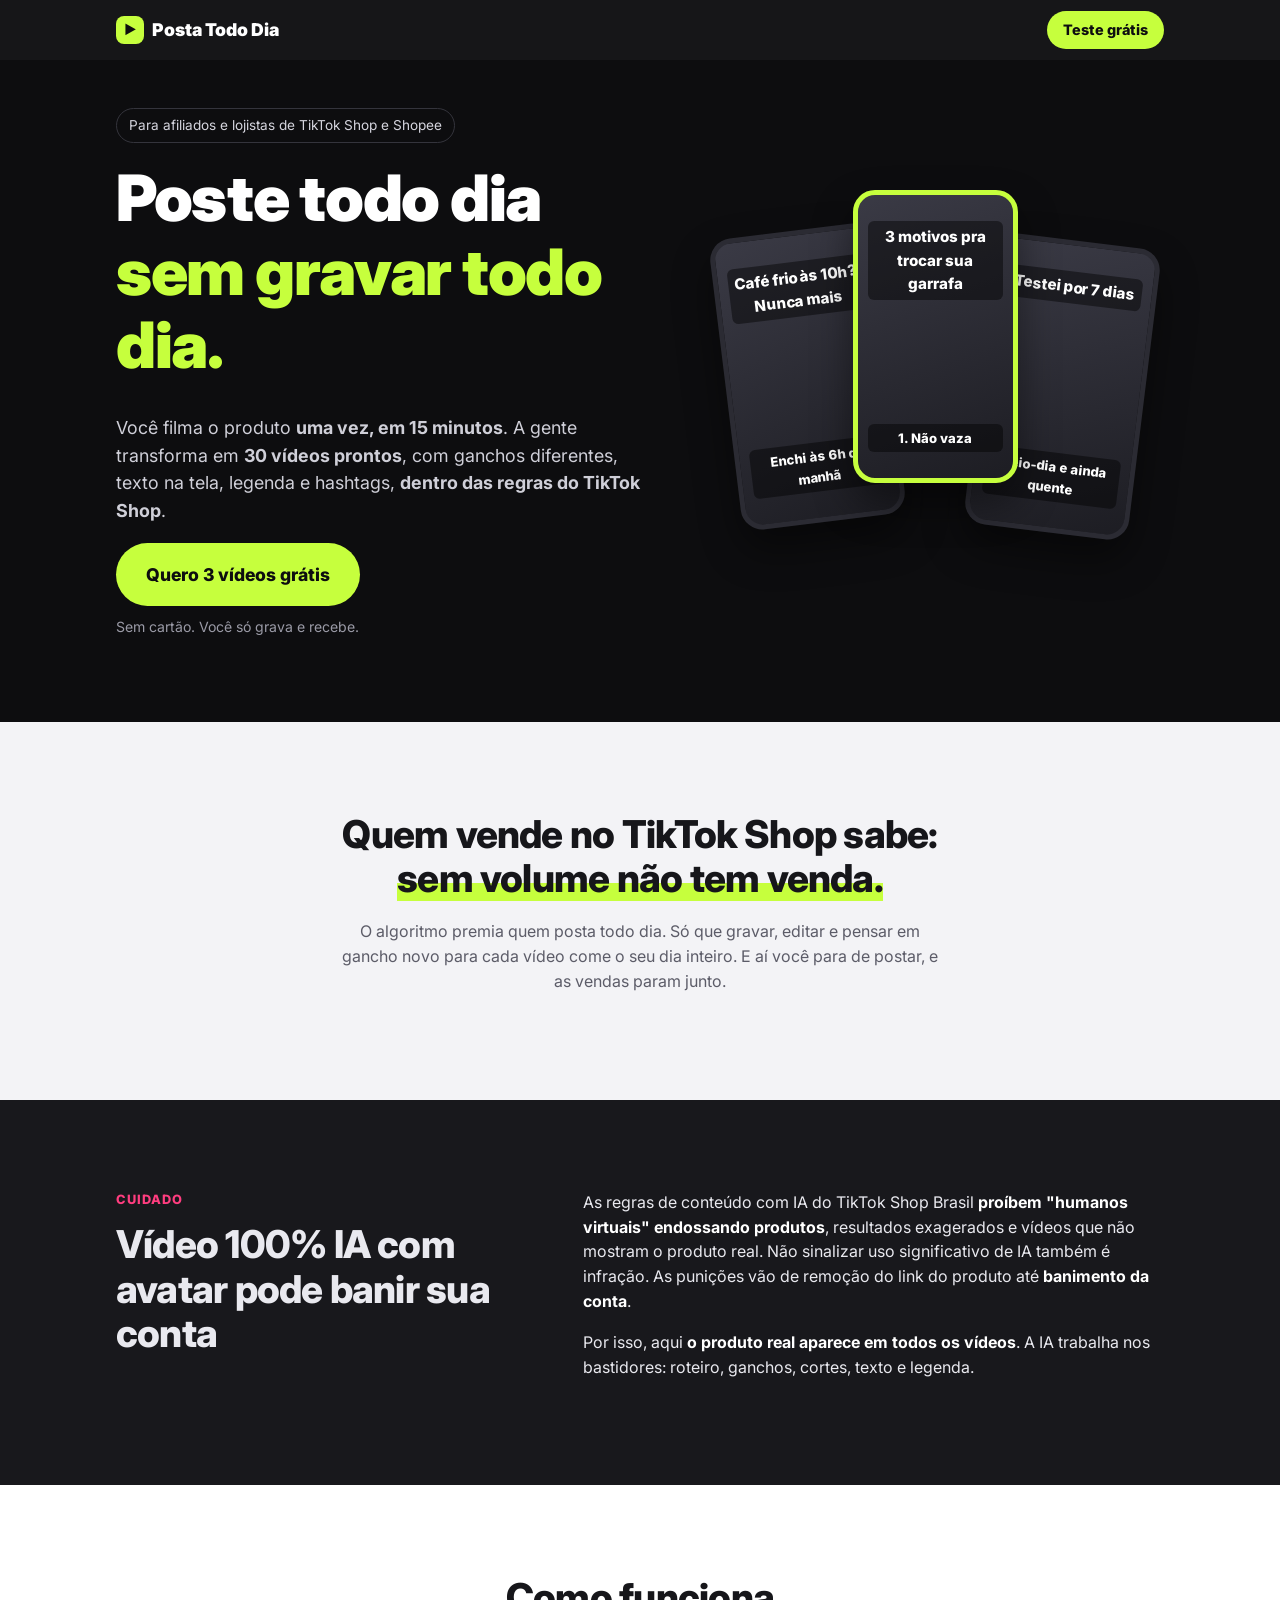
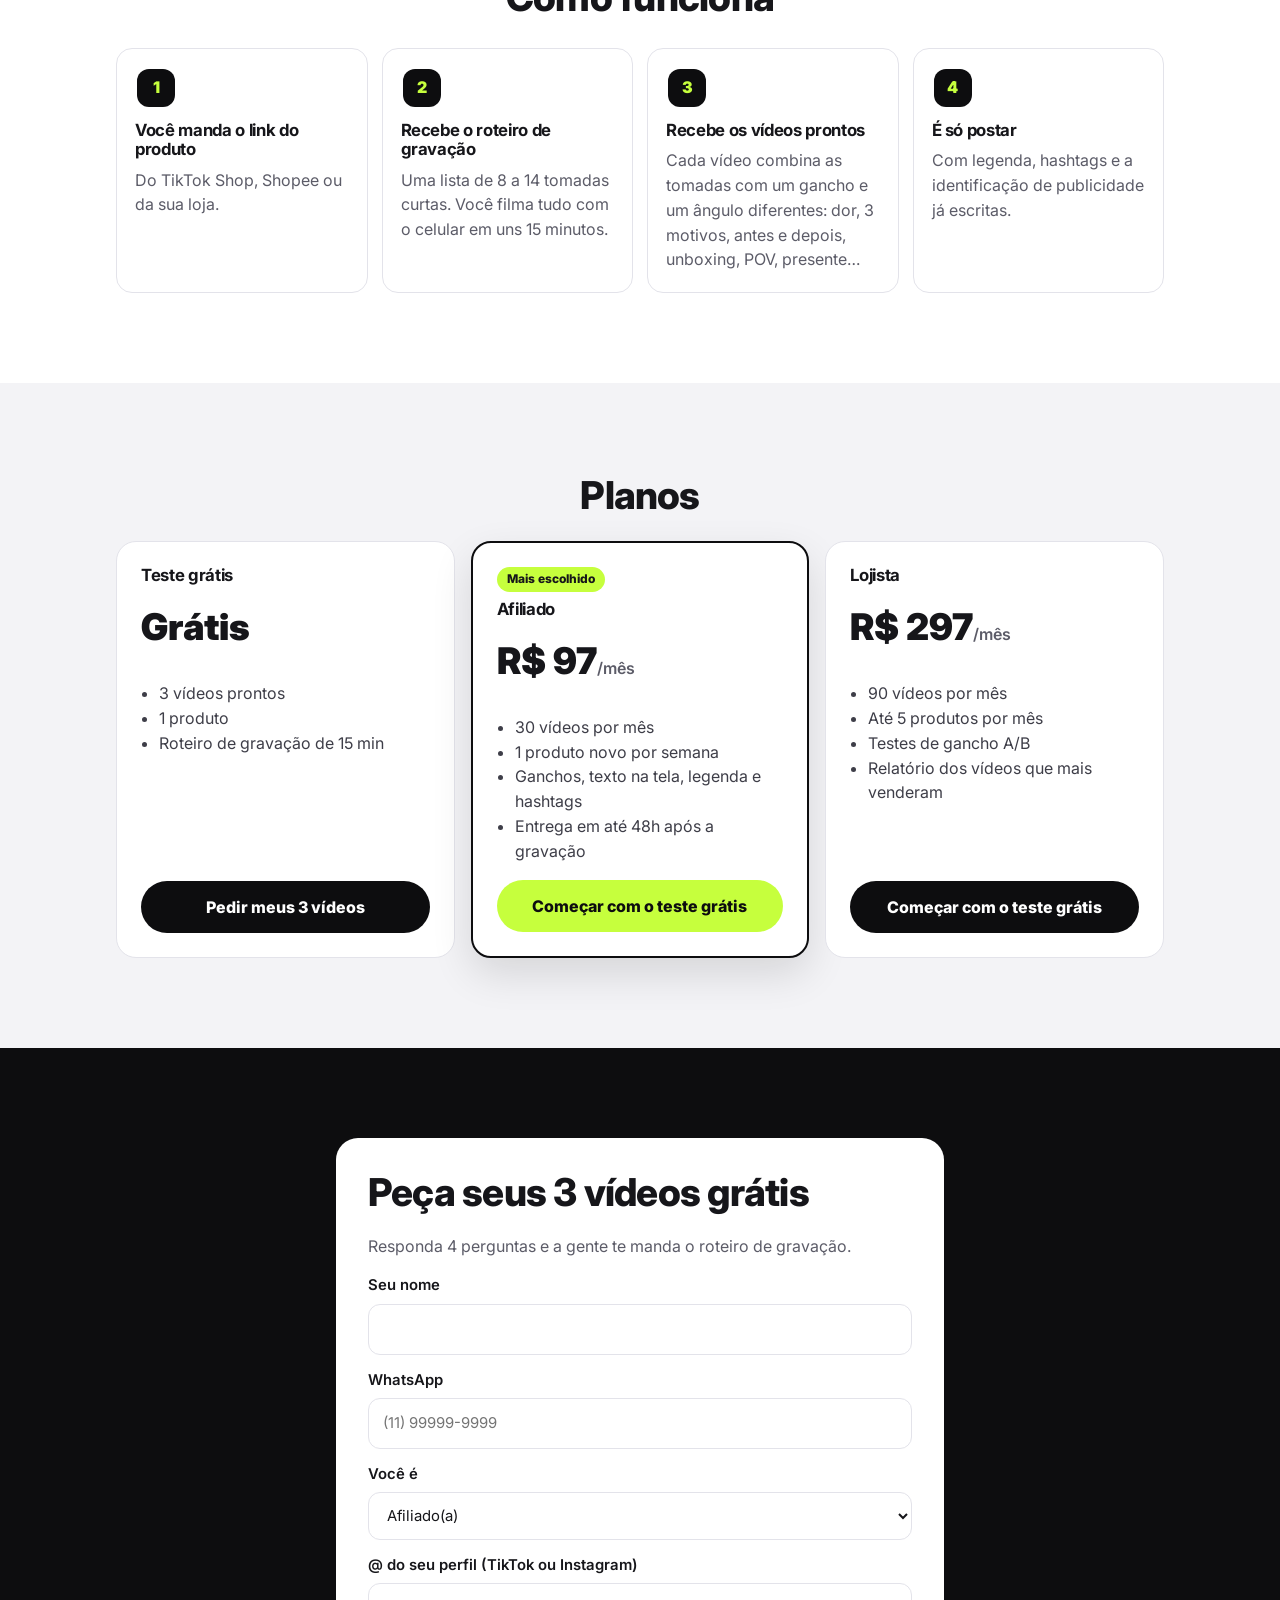
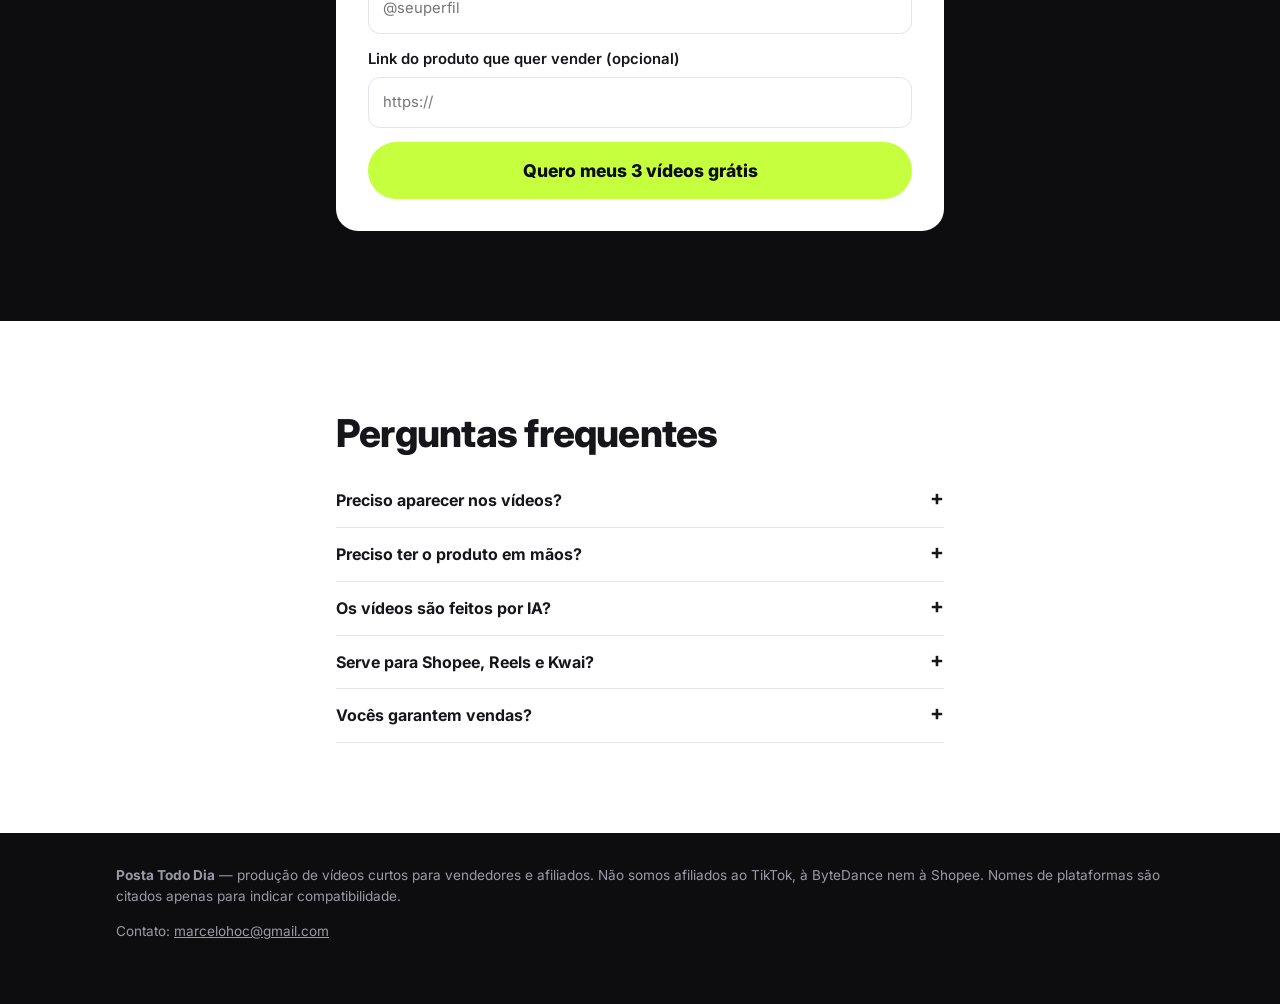
<file: index.html>
<!doctype html>
<html lang="pt-BR">
<head>
  <meta charset="utf-8">
  <meta name="viewport" content="width=device-width, initial-scale=1">
  <title>Posta Todo Dia — 30 vídeos por mês para TikTok Shop e Shopee</title>
  <meta name="description" content="Você filma o produto uma vez por 15 minutos. A gente transforma em 30 vídeos prontos por mês, dentro das regras do TikTok Shop. Teste grátis com 3 vídeos.">
  <meta property="og:title" content="Poste todo dia no TikTok Shop sem gravar todo dia">
  <meta property="og:description" content="Filma 15 minutos, recebe 30 vídeos. Teste grátis com 3 vídeos.">
  <meta name="theme-color" content="#0d0d0f">
  <link rel="icon" href="favicon.svg" type="image/svg+xml">
  <link rel="preconnect" href="https://fonts.googleapis.com">
  <link rel="preconnect" href="https://fonts.gstatic.com" crossorigin>
  <link href="https://fonts.googleapis.com/css2?family=Inter:wght@400;500;600;700;800;900&display=swap" rel="stylesheet">
  <link rel="stylesheet" href="assets/style.css">
  <script src="config.js"></script>
</head>
<body>

<header class="topo">
  <div class="wrap topo-in">
    <a class="logo" href="#"><span class="logo-play" aria-hidden="true">▶</span> Posta Todo Dia</a>
    <a class="btn btn-sm" href="#teste">Teste grátis</a>
  </div>
</header>

<main>
<section class="hero">
  <div class="wrap hero-in">
    <div>
      <p class="selo">Para afiliados e lojistas de TikTok Shop e Shopee</p>
      <h1>Poste todo dia <span class="acento">sem gravar todo dia.</span></h1>
      <p class="sub">Você filma o produto <b>uma vez, em 15 minutos</b>. A gente transforma em <b>30 vídeos prontos</b>, com ganchos diferentes, texto na tela, legenda e hashtags, <b>dentro das regras do TikTok Shop</b>.</p>
      <a class="btn btn-lg" href="#teste">Quero 3 vídeos grátis</a>
      <p class="mini">Sem cartão. Você só grava e recebe.</p>
    </div>
    <div class="celulares" aria-hidden="true">
      <div class="cel c1"><span class="cel-gancho">Café frio às 10h? Nunca mais</span><span class="cel-txt">Enchi às 6h da manhã</span></div>
      <div class="cel c2"><span class="cel-gancho">3 motivos pra trocar sua garrafa</span><span class="cel-txt">1. Não vaza</span></div>
      <div class="cel c3"><span class="cel-gancho">Testei por 7 dias</span><span class="cel-txt">Meio-dia e ainda quente</span></div>
    </div>
  </div>
</section>

<section class="dor">
  <div class="wrap estreito center">
    <h2>Quem vende no TikTok Shop sabe: <span class="acento">sem volume não tem venda.</span></h2>
    <p class="muted">O algoritmo premia quem posta todo dia. Só que gravar, editar e pensar em gancho novo para cada vídeo come o seu dia inteiro. E aí você para de postar, e as vendas param junto.</p>
  </div>
</section>

<section class="alerta-ia">
  <div class="wrap two-col">
    <div>
      <p class="etiqueta">Cuidado</p>
      <h2>Vídeo 100% IA com avatar pode banir sua conta</h2>
    </div>
    <div>
      <p>As regras de conteúdo com IA do TikTok Shop Brasil <b>proíbem "humanos virtuais" endossando produtos</b>, resultados exagerados e vídeos que não mostram o produto real. Não sinalizar uso significativo de IA também é infração. As punições vão de remoção do link do produto até <b>banimento da conta</b>.</p>
      <p>Por isso, aqui <b>o produto real aparece em todos os vídeos</b>. A IA trabalha nos bastidores: roteiro, ganchos, cortes, texto e legenda.</p>
    </div>
  </div>
</section>

<section class="como">
  <div class="wrap">
    <h2 class="center">Como funciona</h2>
    <ol class="passos">
      <li><span>1</span><h3>Você manda o link do produto</h3><p>Do TikTok Shop, Shopee ou da sua loja.</p></li>
      <li><span>2</span><h3>Recebe o roteiro de gravação</h3><p>Uma lista de 8 a 14 tomadas curtas. Você filma tudo com o celular em uns 15 minutos.</p></li>
      <li><span>3</span><h3>Recebe os vídeos prontos</h3><p>Cada vídeo combina as tomadas com um gancho e um ângulo diferentes: dor, 3 motivos, antes e depois, unboxing, POV, presente…</p></li>
      <li><span>4</span><h3>É só postar</h3><p>Com legenda, hashtags e a identificação de publicidade já escritas.</p></li>
    </ol>
  </div>
</section>

<section class="planos" id="planos">
  <div class="wrap">
    <h2 class="center">Planos</h2>
    <div class="grid-3" id="lista-planos"></div>
  </div>
</section>

<section class="teste" id="teste">
  <div class="wrap estreito">
    <div class="cartao" id="painel-lead">
      <h2>Peça seus 3 vídeos grátis</h2>
      <p class="muted">Responda 4 perguntas e a gente te manda o roteiro de gravação.</p>
      <form id="form-lead" novalidate>
        <label>Seu nome<input id="l-nome" autocomplete="name" required></label>
        <label>WhatsApp<input id="l-whats" type="tel" inputmode="tel" autocomplete="tel" placeholder="(11) 99999-9999" required></label>
        <label>Você é
          <select id="l-perfil"><option value="afiliado">Afiliado(a)</option><option value="lojista">Lojista / marca</option><option value="comecando">Estou começando agora</option></select>
        </label>
        <label>@ do seu perfil (TikTok ou Instagram)<input id="l-perfil-at" placeholder="@seuperfil"></label>
        <label>Link do produto que quer vender (opcional)<input id="l-produto" type="url" placeholder="https://"></label>
        <p class="erro" id="l-erro" hidden></p>
        <button class="btn btn-lg btn-bloco" type="submit">Quero meus 3 vídeos grátis</button>
      </form>
    </div>
  </div>
</section>

<section class="faq">
  <div class="wrap estreito">
    <h2>Perguntas frequentes</h2>
    <details><summary>Preciso aparecer nos vídeos?</summary><p>Não. Muitas tomadas mostram só as mãos e o produto. Se quiser falar, o roteiro traz o texto pronto.</p></details>
    <details><summary>Preciso ter o produto em mãos?</summary><p>Sim, e isso é bom: o TikTok Shop exige que o produto real apareça. Afiliados podem pedir amostra grátis aos vendedores pelo próprio TikTok Shop.</p></details>
    <details><summary>Os vídeos são feitos por IA?</summary><p>A filmagem é sua e real. A IA ajuda a escrever roteiros e ganchos e a montar os cortes. Quando há narração por voz sintética, o vídeo vem sinalizado, como manda a regra.</p></details>
    <details><summary>Serve para Shopee, Reels e Kwai?</summary><p>Sim. Os vídeos saem na vertical 9:16 e funcionam em qualquer plataforma de vídeo curto.</p></details>
    <details><summary>Vocês garantem vendas?</summary><p>Não. Venda depende do produto, do preço e da sua conta. O que entregamos é volume e variedade de vídeos para você testar o que funciona.</p></details>
  </div>
</section>
</main>

<footer class="rodape">
  <div class="wrap">
    <p><b>Posta Todo Dia</b> — produção de vídeos curtos para vendedores e afiliados. Não somos afiliados ao TikTok, à ByteDance nem à Shopee. Nomes de plataformas são citados apenas para indicar compatibilidade.</p>
    <p id="contato"></p>
  </div>
</footer>

<script src="assets/app.js"></script>
</body>
</html>
</file>
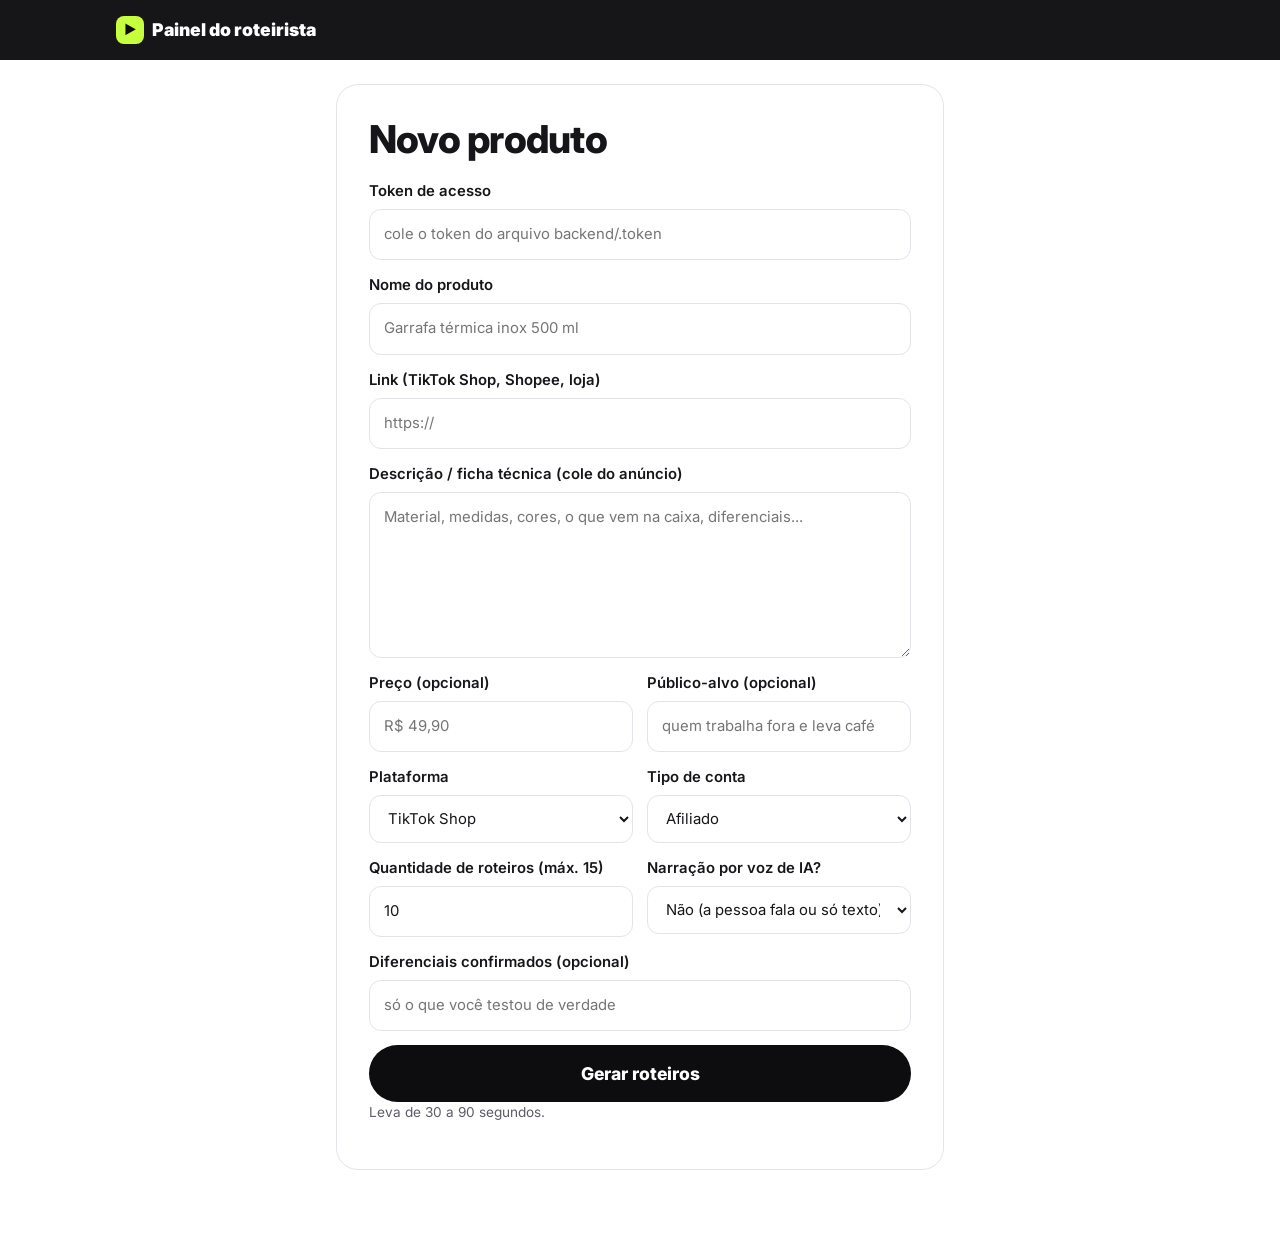
<file: painel.html>
<!doctype html>
<html lang="pt-BR">
<head>
  <meta charset="utf-8">
  <meta name="viewport" content="width=device-width, initial-scale=1">
  <meta name="robots" content="noindex, nofollow">
  <title>Painel do roteirista — Posta Todo Dia</title>
  <link rel="icon" href="favicon.svg" type="image/svg+xml">
  <link href="https://fonts.googleapis.com/css2?family=Inter:wght@400;600;800;900&display=swap" rel="stylesheet">
  <link rel="stylesheet" href="assets/style.css">
  <script src="config.js"></script>
</head>
<body>
<header class="topo"><div class="wrap topo-in"><span class="logo"><span class="logo-play">▶</span> Painel do roteirista</span></div></header>
<main class="painel"><div class="wrap estreito">

  <div class="cartao" id="form-gerar">
    <h2>Novo produto</h2>
    <form id="form" novalidate>
      <label>Token de acesso<input id="token" type="password" autocomplete="off" placeholder="cole o token do arquivo backend/.token"></label>
      <label>Nome do produto<input id="nome" required placeholder="Garrafa térmica inox 500 ml"></label>
      <label>Link (TikTok Shop, Shopee, loja)<input id="link" type="url" placeholder="https://"></label>
      <label>Descrição / ficha técnica (cole do anúncio)<textarea id="descricao" rows="6" placeholder="Material, medidas, cores, o que vem na caixa, diferenciais..."></textarea></label>
      <div class="grid-2">
        <label>Preço (opcional)<input id="preco" placeholder="R$ 49,90"></label>
        <label>Público-alvo (opcional)<input id="publico" placeholder="quem trabalha fora e leva café"></label>
        <label>Plataforma
          <select id="plataforma"><option>TikTok Shop</option><option>Shopee</option><option>Instagram Reels</option><option>Kwai</option></select>
        </label>
        <label>Tipo de conta
          <select id="tipo_conta"><option value="afiliado">Afiliado</option><option value="lojista">Loja oficial</option></select>
        </label>
        <label>Quantidade de roteiros (máx. 15)<input id="quantidade" type="number" min="1" max="15" value="10"></label>
        <label>Narração por voz de IA?
          <select id="voz_ia"><option value="nao">Não (a pessoa fala ou só texto)</option><option value="sim">Sim (vídeo será sinalizado)</option></select>
        </label>
      </div>
      <label>Diferenciais confirmados (opcional)<input id="diferenciais" placeholder="só o que você testou de verdade"></label>
      <p class="erro" id="erro" hidden></p>
      <button class="btn btn-lg btn-bloco btn-escuro" id="gerar" type="submit">Gerar roteiros</button>
      <p class="pequeno">Leva de 30 a 90 segundos.</p>
    </form>
  </div>

  <div id="resultado" hidden>
    <div class="acoes-topo">
      <button class="btn" id="baixar">Baixar roteiros.json</button>
      <button class="btn btn-escuro" onclick="window.print()">Imprimir roteiro de gravação</button>
      <button class="btn btn-escuro" id="novo">Novo produto</button>
    </div>
    <div class="cartao">
      <h2>Roteiro de gravação</h2>
      <p id="resumo" class="muted"></p>
      <p class="pequeno">Filme na vertical, com luz natural, de 3 a 8 segundos cada. Salve cada clipe com o nome da tomada (T01, T02…).</p>
      <ul class="tomadas" id="tomadas"></ul>
      <div id="pendencias"></div>
    </div>
    <div class="cartao" id="roteiros-box">
      <h2>Roteiros</h2>
      <div id="roteiros"></div>
    </div>
  </div>

</div></main>
<script src="assets/painel.js"></script>
</body>
</html>
</file>
<file: assets/style.css>
:root {
  --preto: #0d0d0f;
  --preto-2: #18181c;
  --branco: #ffffff;
  --cinza: #9a9aa6;
  --cinza-claro: #f3f3f6;
  --borda: #e3e3ea;
  --texto: #16161a;
  --acento: #c6ff3d;
  --acento-2: #a8e21f;
  --rosa: #ff3d7f;
  --vermelho: #c62828;
  --raio: 16px;
}
* { box-sizing: border-box; }
html { scroll-behavior: smooth; }
body { margin: 0; font-family: Inter, system-ui, -apple-system, "Segoe UI", Roboto, sans-serif; color: var(--texto); background: var(--branco); line-height: 1.55; -webkit-font-smoothing: antialiased; }
h1, h2, h3 { line-height: 1.15; margin: 0 0 .5em; letter-spacing: -.02em; }
h2 { font-size: clamp(1.6rem, 4.5vw, 2.4rem); font-weight: 800; }
h3 { font-size: 1.05rem; }
p { margin: 0 0 1em; }
a { color: inherit; }
.wrap { width: 100%; max-width: 1080px; margin: 0 auto; padding: 0 16px; }
.estreito { max-width: 640px; }
.center { text-align: center; }
.muted { color: #5c5c68; }
section { padding: 60px 0; }

.btn { display: inline-block; border: 0; cursor: pointer; text-decoration: none; text-align: center; font-family: inherit;
  background: var(--acento); color: var(--preto); font-weight: 800; font-size: 1rem; padding: 14px 24px; border-radius: 999px;
  transition: transform .08s, background .15s; }
.btn:hover { background: #d4ff6b; }
.btn:active { transform: scale(.98); }
.btn-sm { padding: 8px 16px; font-size: .9rem; }
.btn-lg { padding: 18px 30px; font-size: 1.1rem; }
.btn-bloco { display: block; width: 100%; }
.btn-escuro { background: var(--preto); color: var(--branco); }
.btn-escuro:hover { background: #2a2a31; }

.topo { position: sticky; top: 0; z-index: 10; background: rgba(13, 13, 15, .96); }
.topo-in { display: flex; justify-content: space-between; align-items: center; height: 60px; }
.logo { color: var(--branco); text-decoration: none; font-weight: 900; font-size: 1.1rem; display: flex; gap: 8px; align-items: center; }
.logo-play { display: inline-grid; place-items: center; width: 28px; height: 28px; border-radius: 8px; background: var(--acento); color: var(--preto); font-size: .8rem; }

.hero { background: var(--preto); color: var(--branco); padding: 48px 0 70px; overflow: hidden; }
.hero-in { display: grid; gap: 40px; align-items: center; }
.selo { display: inline-block; border: 1px solid #34343c; color: #d5d5de; padding: 6px 12px; border-radius: 999px; font-size: .85rem; margin-bottom: 18px; }
.hero h1 { font-size: clamp(2.3rem, 8vw, 4rem); font-weight: 900; }
.acento { color: var(--acento); }
.dor .acento, .planos .acento { color: var(--texto); background: linear-gradient(transparent 60%, var(--acento) 60%); }
.sub { font-size: 1.12rem; color: #cfcfd8; max-width: 560px; }
.mini { color: var(--cinza); font-size: .88rem; margin-top: 10px; }

.celulares { position: relative; height: 380px; max-width: 420px; width: 100%; margin: 0 auto; }
.cel { position: absolute; width: 165px; height: 293px; border-radius: 22px; border: 5px solid #2b2b33; background: linear-gradient(160deg, #3a3a45, #1d1d23); display: flex; flex-direction: column; justify-content: space-between; padding: 26px 10px; text-align: center; box-shadow: 0 20px 40px rgba(0, 0, 0, .45); }
.cel span { font-weight: 800; font-size: .82rem; background: rgba(0, 0, 0, .45); border-radius: 6px; padding: 4px 6px; }
.cel-gancho { font-size: .95rem !important; }
.c1 { left: 0; top: 40px; transform: rotate(-7deg); }
.c2 { left: 50%; margin-left: -82px; top: 0; z-index: 2; border-color: var(--acento); }
.c3 { right: 0; top: 50px; transform: rotate(7deg); }

.dor { background: var(--cinza-claro); }
.alerta-ia { background: var(--preto-2); color: #e9e9ef; }
.alerta-ia b { color: var(--branco); }
.etiqueta { color: var(--rosa); font-weight: 800; text-transform: uppercase; letter-spacing: .08em; font-size: .8rem; }
.two-col { display: grid; gap: 20px; }

.passos { list-style: none; padding: 0; margin: 28px 0 0; display: grid; gap: 14px; }
.passos li { border: 1px solid var(--borda); border-radius: var(--raio); padding: 20px 20px 20px 72px; position: relative; }
.passos li span { position: absolute; left: 20px; top: 20px; width: 38px; height: 38px; border-radius: 12px; background: var(--preto); color: var(--acento); display: grid; place-items: center; font-weight: 900; }
.passos p { margin: 0; color: #5c5c68; }

.planos { background: var(--cinza-claro); }
.grid-3 { display: grid; gap: 16px; margin-top: 24px; }
.plano { background: var(--branco); border: 1px solid var(--borda); border-radius: 20px; padding: 24px; display: flex; flex-direction: column; }
.plano.destaque { border: 2px solid var(--preto); box-shadow: 0 16px 40px rgba(0, 0, 0, .12); }
.plano .tag { align-self: flex-start; background: var(--acento); font-size: .75rem; font-weight: 800; padding: 3px 10px; border-radius: 999px; margin-bottom: 8px; }
.plano .preco { font-size: 2.3rem; font-weight: 900; margin: 4px 0 10px; }
.plano .preco small { font-size: 1rem; font-weight: 600; color: #5c5c68; }
.plano ul { padding-left: 18px; color: #3e3e48; flex: 1; }

.teste { background: var(--preto); }
.cartao { background: var(--branco); border-radius: 22px; padding: 24px; }
form label { display: block; font-weight: 600; font-size: .93rem; margin-bottom: 14px; }
input, select, textarea { display: block; width: 100%; margin-top: 6px; padding: 13px 14px; font: inherit; font-weight: 400; border: 1.5px solid var(--borda); border-radius: 12px; background: #fff; color: var(--texto); }
input:focus, select:focus, textarea:focus { outline: 3px solid rgba(198, 255, 61, .6); border-color: var(--preto); }
.erro { background: #fdecea; color: var(--vermelho); padding: 12px 14px; border-radius: 10px; font-weight: 600; }
.ok-box { text-align: center; }
.ok-box .icone { font-size: 2.5rem; }

details { border-bottom: 1px solid var(--borda); padding: 14px 0; }
summary { font-weight: 700; cursor: pointer; list-style: none; display: flex; justify-content: space-between; gap: 10px; }
summary::after { content: "+"; font-size: 1.3rem; line-height: 1; }
details[open] summary::after { content: "–"; }
details p { color: #5c5c68; margin: 10px 0 0; }

.rodape { background: var(--preto); color: var(--cinza); font-size: .85rem; padding: 32px 0 48px; }

/* Painel interno */
.painel { padding: 24px 0 60px; }
.painel .cartao { border: 1px solid var(--borda); margin-bottom: 18px; }
.grid-2 { display: grid; gap: 0 14px; }
.tomadas { counter-reset: t; list-style: none; padding: 0; }
.tomadas li { padding: 10px 0; border-bottom: 1px dashed var(--borda); display: flex; gap: 12px; }
.tomadas b { min-width: 44px; }
.chk-print { width: 20px; height: 20px; border: 2px solid var(--preto); border-radius: 4px; flex: none; margin-top: 2px; }
.roteiro { border: 1px solid var(--borda); border-radius: 14px; padding: 16px; margin-bottom: 12px; }
.roteiro h4 { margin: 0 0 6px; }
.roteiro table { width: 100%; border-collapse: collapse; font-size: .9rem; margin: 8px 0; }
.roteiro td { border-top: 1px solid var(--borda); padding: 6px 4px; vertical-align: top; }
.acoes-topo { display: flex; flex-wrap: wrap; gap: 10px; margin: 10px 0 18px; }
.pequeno { font-size: .85rem; color: #5c5c68; }

@media (min-width: 720px) {
  section { padding: 90px 0; }
  .hero-in { grid-template-columns: 1.2fr 1fr; }
  .two-col { grid-template-columns: 1fr 1.3fr; align-items: start; }
  .passos { grid-template-columns: repeat(4, 1fr); }
  .passos li { padding: 72px 18px 20px; }
  .grid-3 { grid-template-columns: repeat(3, 1fr); }
  .cartao { padding: 32px; }
  .grid-2 { grid-template-columns: 1fr 1fr; }
}
@media print {
  .topo, .acoes-topo, #form-gerar, .rodape, #roteiros-box { display: none !important; }
  .cartao { border: 0 !important; padding: 0 !important; }
}
@media (prefers-reduced-motion: reduce) { * { transition: none !important; scroll-behavior: auto !important; } }
</file>
